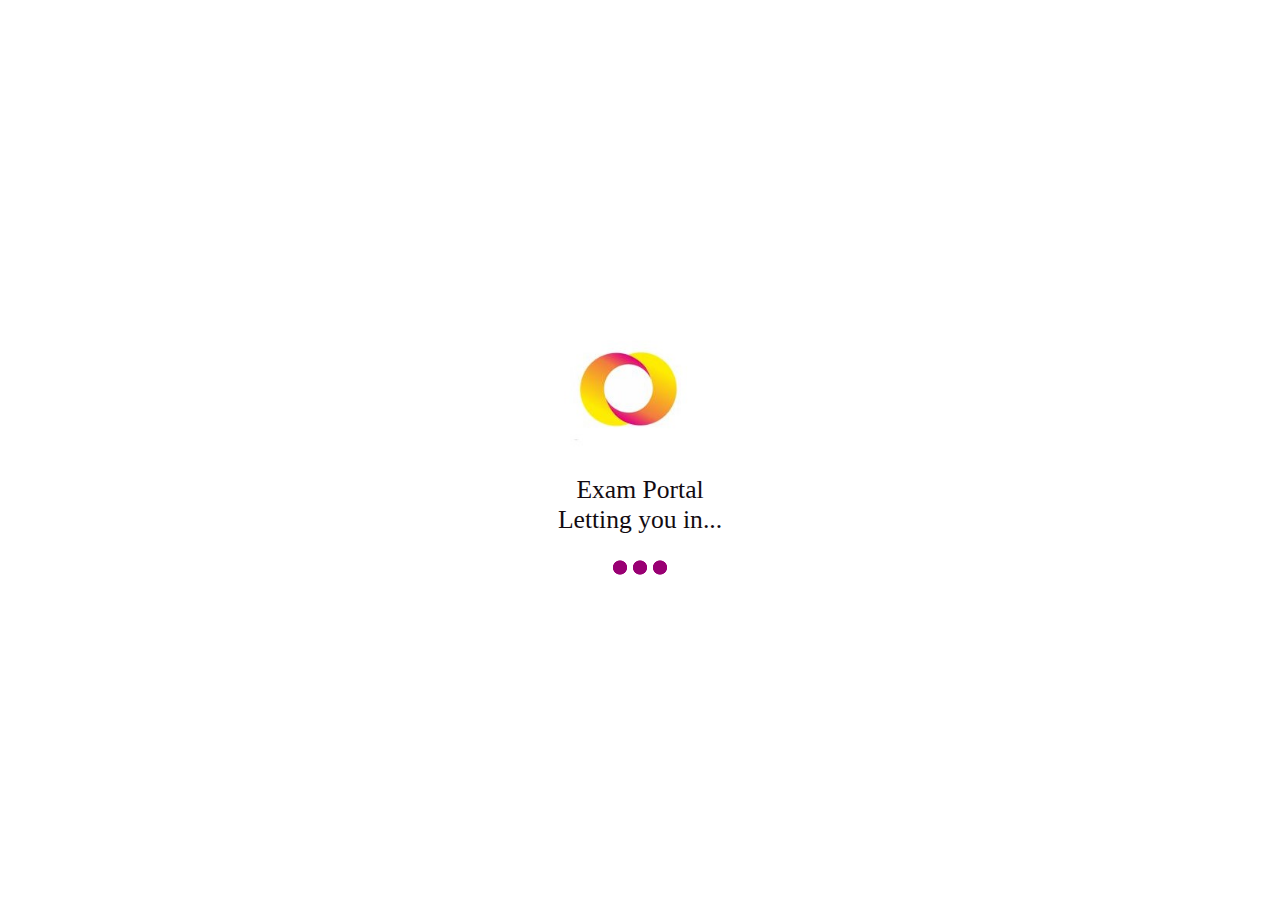
<file: templates/index.html>
<!DOCTYPE html>
<html lang="en">
<head>
    <meta charset="UTF-8">
    <meta http-equiv="X-UA-Compatible" content="IE=edge">
    <meta name="viewport" content="width=device-width, initial-scale=1.0">
    <link rel = "stylesheet" href = "../static/login_style.css">
    <title>Home Page</title>
    <link rel="icon" href="../static/images/Portal.jpg" type="image/x-icon">
</head>
<body>
    <div id="myDiv">
        <div id="logo">
            <img src="../static/images/Portal.jpg" width="180px"/>
        </div>
        <div class="copyright">
			Exam Portal
			<br>
			Letting you in...
        </div>
    <div class="dots-3"></div>
    </div>

    <div id="container" class="container">
		<!-- FORM SECTION -->
		<div class="row">
			<!-- SIGN UP -->
			<div class="col align-items-center flex-col sign-up">
				<div class="form-wrapper align-items-center">
					<div class="form sign-up">
						<div class="input-group">
							<i class='bx bxs-user'></i>
							<input id = "email-signup" type = "email" placeholder = "Email *">
						</div>
						<div class="input-group">
							<i class='bx bx-calendar'></i>
							<input id="dob-signup" type="date" placeholder="Date of Birth *">
						</div>
						<div class="input-group">
							<i class='bx bxs-user'></i>
							<select id="gender-signup">
								<option value="" disabled selected>Gender *</option>
								<option value="Male">Male</option>
								<option value="Female">Female</option>
								<option value="Other">Other</option>
							</select>
						</div>
						<div class="input-group">
							<i class='bx bx-phone'></i>
							<input id="mobile-signup" type="text" placeholder="Mobile Number *">
						</div>												
						<div class="input-group">
							<i class='bx bxs-lock-alt'></i>
							<input id = "password-signup" type = "password" placeholder = "Password *"></input>
						</div>
						<div class="input-group">
							<i class='bx bxs-lock-alt'></i>
							<input id = "confirm-password-signup" type = "password" placeholder = "Confirm Password *"></input>
						</div>
						<button id = "create-acct-btn">Create Account</button>
						<p>
							<span>
								Already have an account?
							</span>
							<b onclick="toggle()" class="pointer">
								Sign in here
							</b>
						</p>
					</div>
				</div>
			</div>
			<!-- END SIGN UP -->
			<!-- SIGN IN -->
			<div class="col align-items-center flex-col sign-in">
				<div class="form-wrapper align-items-center">
					<div class="form sign-in">
						<div class="input-group">
							<i class='bx bxs-user'></i>
							<input id = "email" type = "text" placeholder = "Email &#42;"></input>
						</div>
						<div class="input-group">
							<i class='bx bxs-lock-alt'></i>
							<input id = "password" type = "password" placeholder = "Password &#42;"></input>
						</div>
						<button id = "submit">Submit</button>
						<p>
							<b class="forget-btn pointer">
								Forgot password?
							</b>
						</p>
						<p>
							<span>
								Don't have an account?
							</span>
							<b onclick="toggle()" class="pointer">
								Sign up here
							</b>
						</p>
					</div>
				</div>
				<div class="form-wrapper">
				</div>
			</div>
			<!-- END SIGN IN -->
		</div>
		<!-- END FORM SECTION -->
		<!-- CONTENT SECTION -->
		<div class="row content-row">
			<!-- SIGN IN CONTENT -->
			<div class="col align-items-center flex-col">
				<div class="text sign-in">
					<h2>
						Login to Continue 
					</h2>
				</div>
				<div class="img sign-in">
				</div>
			</div>
			<!-- END SIGN IN CONTENT -->
			<!-- SIGN UP CONTENT -->
			<div class="col align-items-center flex-col">
				<div class="img sign-up">
				</div>
				<div class="text sign-up">
					<h2>
						Sign Up to Continue 
					</h2>
				</div>
			</div>
			<!-- END SIGN UP CONTENT -->
		</div>
		<!-- END CONTENT SECTION -->
	</div>

    <script>

		document.querySelector(".container").classList.add("hidden");
		setTimeout(function(){
			document.getElementById("myDiv").style.display = "none";
			document.querySelector(".container").classList.remove("hidden");
		},5000);
    
		let container = document.getElementById('container')
		toggle = () => {
			container.classList.toggle('sign-in')
			container.classList.toggle('sign-up')
		}
		setTimeout(() => {
			container.classList.add('sign-in')
		}, 5200)
	</script>

</body>
	<script src="https://code.jquery.com/jquery-3.6.0.min.js"></script>
	<script src="../static/login_script.js"></script>
</html>
</file>
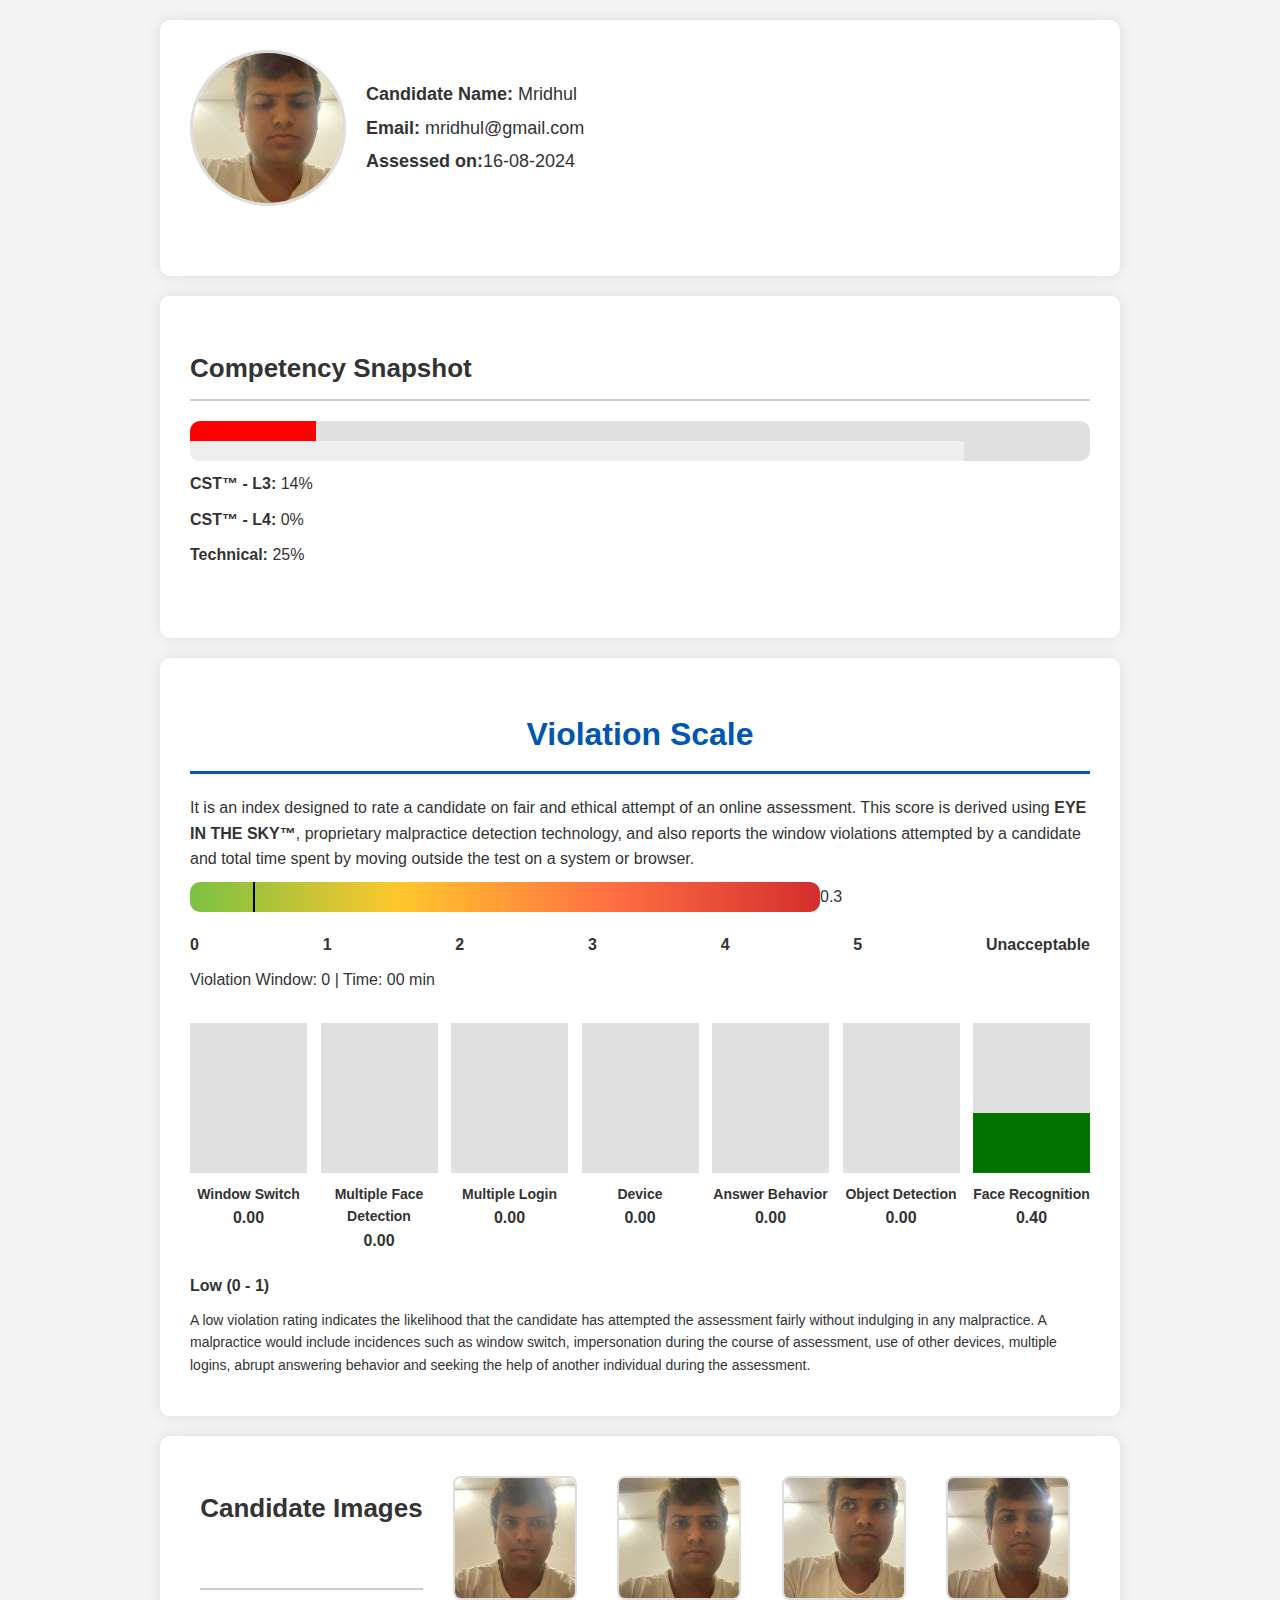
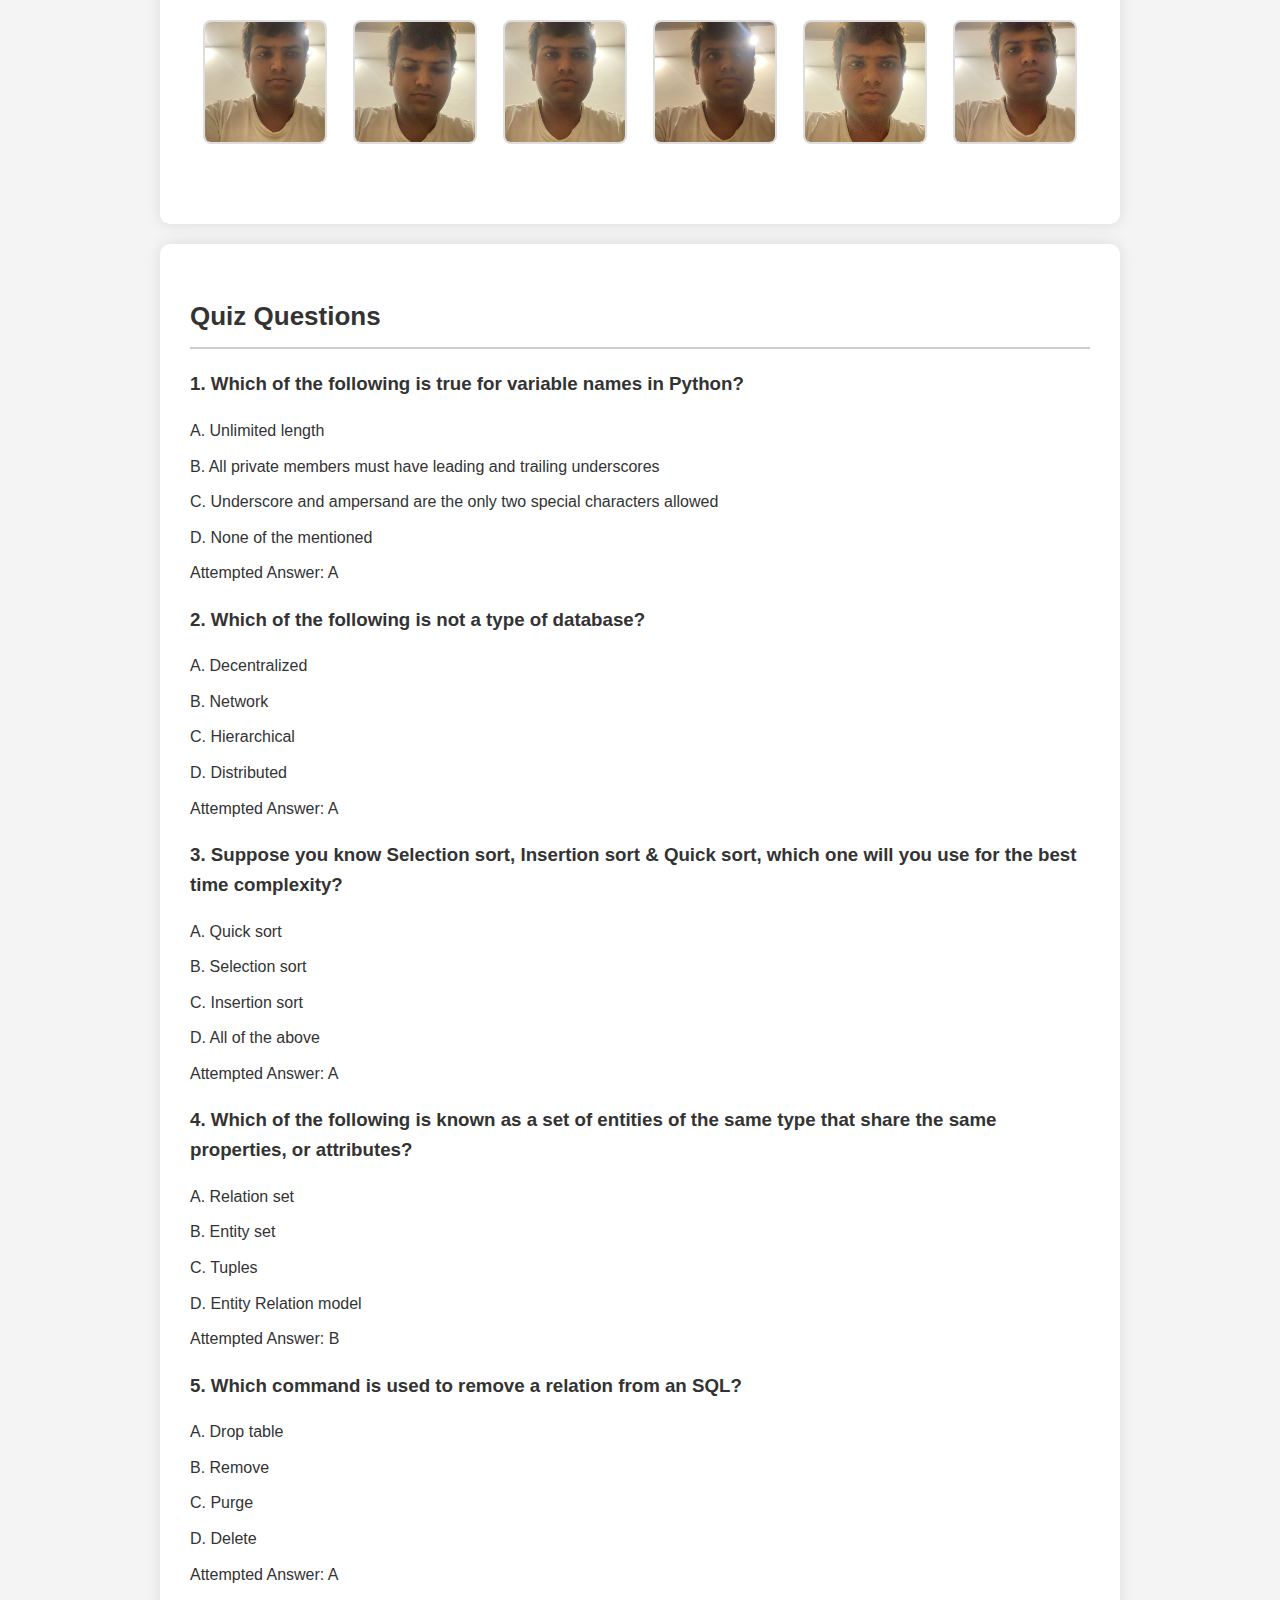
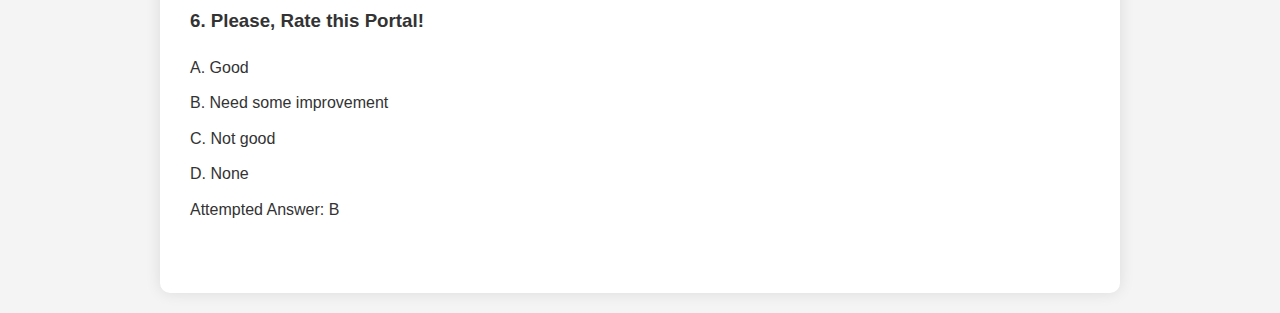
<file: exam/page1.html>
<!DOCTYPE html>
<html lang="en">
<head>
    <meta charset="UTF-8">
    <meta name="viewport" content="width=device-width, initial-scale=1.0">
    <title>Assessment Report - {{Mridhul}}</title>
    <link rel="stylesheet" href="pdf.css">
</head>
<body>
    <div class="container">
        <!-- Candidate's Photo and Details -->
        <div class="header">
            <img src="images/image11.jpg" alt="Candidate Photo">
            <div class="header-details">
                <p><strong>Candidate Name:</strong> Mridhul</p>
                <p><strong>Email:</strong> mridhul@gmail.com</p>
                <p><strong>Assessed on:</strong>16-08-2024</p>
            </div>
        </div>
    </div>

    <div class="page-break"></div>

    <div class="container">
        <!-- Competency Snapshot -->
        <div class="section competency-snapshot">
            <h2>Competency Snapshot</h2>
            <div class="competency-bar">
                <div class="low"></div>
                <div class="empty"></div>
            </div>
            <p><strong>CST™ - L3:</strong> 14%</p>
            <p><strong>CST™ - L4:</strong> 0%</p>
            <p><strong>Technical:</strong> 25%</p>
        </div>
    </div>

    <div class="page-break"></div>

    <div class="container">
        <h1>Violation Scale</h1>
        <p>
            It is an index designed to rate a candidate on fair and ethical attempt of an online assessment. 
            This score is derived using <strong>EYE IN THE SKY™</strong>, proprietary malpractice detection technology, and also reports the window violations attempted by a candidate and total time spent by moving outside the test on a system or browser.
        </p>
        <div class="scale">
            <div class="scale-bar">
                <div class="indicator" style="left: 10%;"></div>
            </div>
            <span>0.3</span>
        </div>
        <div class="scale-labels">
            <span>0</span>
            <span>1</span>
            <span>2</span>
            <span>3</span>
            <span>4</span>
            <span>5</span>
            <span>Unacceptable</span>
        </div>
        <p class="violation-time">Violation Window: 0 | Time: 00 min</p>
        <div class="parameters">
            <div class="parameter">
                <div class="parameter-bar">
                    <div class="fill" style="height: 0%;"></div>
                </div>
                <div class="parameter-label">Window Switch</div>
                <div class="parameter-value">0.00</div>
            </div>
            <div class="parameter">
                <div class="parameter-bar">
                    <div class="fill" style="height: 0%;"></div>
                </div>
                <div class="parameter-label">Multiple Face Detection</div>
                <div class="parameter-value">0.00</div>
            </div>
            <div class="parameter">
                <div class="parameter-bar">
                    <div class="fill" style="height: 0%;"></div>
                </div>
                <div class="parameter-label">Multiple Login</div>
                <div class="parameter-value">0.00</div>
            </div>
            <div class="parameter">
                <div class="parameter-bar">
                    <div class="fill" style="height: 0%;"></div>
                </div>
                <div class="parameter-label">Device</div>
                <div class="parameter-value">0.00</div>
            </div>
            <div class="parameter">
                <div class="parameter-bar">
                    <div class="fill" style="height: 0%;"></div>
                </div>
                <div class="parameter-label">Answer Behavior</div>
                <div class="parameter-value">0.00</div>
            </div>
            <div class="parameter">
                <div class="parameter-bar">
                    <div class="fill" style="height: 0%;"></div>
                </div>
                <div class="parameter-label">Object Detection</div>
                <div class="parameter-value">0.00</div>
            </div>
            <div class="parameter">
                <div class="parameter-bar">
                    <div class="fill" style="height: 40%; background-color: #007300;"></div>
                </div>
                <div class="parameter-label">Face Recognition</div>
                <div class="parameter-value">0.40</div>
            </div>
        </div>
        <div class="violation-info">
            <strong>Low (0 - 1)</strong>
            <p>
                A low violation rating indicates the likelihood that the candidate has attempted the assessment fairly without indulging in any malpractice. A malpractice would include incidences such as window switch, impersonation during the course of assessment, use of other devices, multiple logins, abrupt answering behavior and seeking the help of another individual during the assessment.
            </p>
        </div>
    </div>

    <div class="page-break"></div>

    <div class="container">
        <!-- Candidate Images -->
        <div class="section images">
            <h2>Candidate Images</h2>
            <img src="images/image1.jpg" alt="Image 1">
            <img src="images/image2.jpg" alt="Image 2">
            <img src="images/image3.jpg" alt="Image 3">
            <img src="images/image4.jpg" alt="Image 4">
            <img src="images/image5.jpg" alt="Image 5">
            <img src="images/image6.jpg" alt="Image 6">
            <img src="images/image7.jpg" alt="Image 7">
            <img src="images/image8.jpg" alt="Image 8">
            <img src="images/image9.jpg" alt="Image 9">
            <img src="images/image10.jpg" alt="Image 10">
        </div>
    </div>
    <div class="page-break"></div>

    <div class="container">
        <!-- CST™ - L3 Section -->
        <div class="section cst-l3">
    
            <!-- Quiz Questions -->
            <div class="section quiz-questions">
                <h2>Quiz Questions</h2>
    
                <!-- Question 1 -->
                <div class="question">
                    <h3>1. Which of the following is true for variable names in Python?</h3>
                    <div class="options">
                        <p>A. Unlimited length</p>
                        <p>B. All private members must have leading and trailing underscores</p>
                        <p>C. Underscore and ampersand are the only two special characters allowed</p>
                        <p>D. None of the mentioned</p>
                    </div>
                    <p>Attempted Answer: A</p>
                </div>
    
                <!-- Question 2 -->
                <div class="question">
                    <h3>2. Which of the following is not a type of database?</h3>
                    <div class="options">
                        <p>A. Decentralized</p>
                        <p>B. Network</p>
                        <p>C. Hierarchical</p>
                        <p>D. Distributed</p>
                    </div>
                    <p>Attempted Answer: A</p>
                </div>
    
                <!-- Question 3 -->
                <div class="question">
                    <h3>3. Suppose you know Selection sort, Insertion sort & Quick sort, which one will you use for the best time complexity?</h3>
                    <div class="options">
                        <p>A. Quick sort</p>
                        <p>B. Selection sort</p>
                        <p>C. Insertion sort</p>
                        <p>D. All of the above</p>
                    </div>
                    <p>Attempted Answer: A</p>
                </div>
    
                <!-- Question 4 -->
                <div class="question">
                    <h3>4. Which of the following is known as a set of entities of the same type that share the same properties, or attributes?</h3>
                    <div class="options">
                        <p>A. Relation set</p>
                        <p>B. Entity set</p>
                        <p>C. Tuples</p>
                        <p>D. Entity Relation model</p>
                    </div>
                    <p>Attempted Answer: B</p>
                </div>
    
                <!-- Question 5 -->
                <div class="question">
                    <h3>5. Which command is used to remove a relation from an SQL?</h3>
                    <div class="options">
                        <p>A. Drop table</p>
                        <p>B. Remove</p>
                        <p>C. Purge</p>
                        <p>D. Delete</p>
                    </div>
                    <p>Attempted Answer: A</p>
                </div>
    
                <!-- Question 6 -->
                <div class="question">
                    <h3>6. Please, Rate this Portal!</h3>
                    <div class="options">
                        <p>A. Good</p>
                        <p>B. Need some improvement</p>
                        <p>C. Not good</p>
                        <p>D. None</p>
                    </div>
                    <p>Attempted Answer: B</p>
                </div>
            </div>
        </div>
    </div>
    
    </body>
</html>
</file>
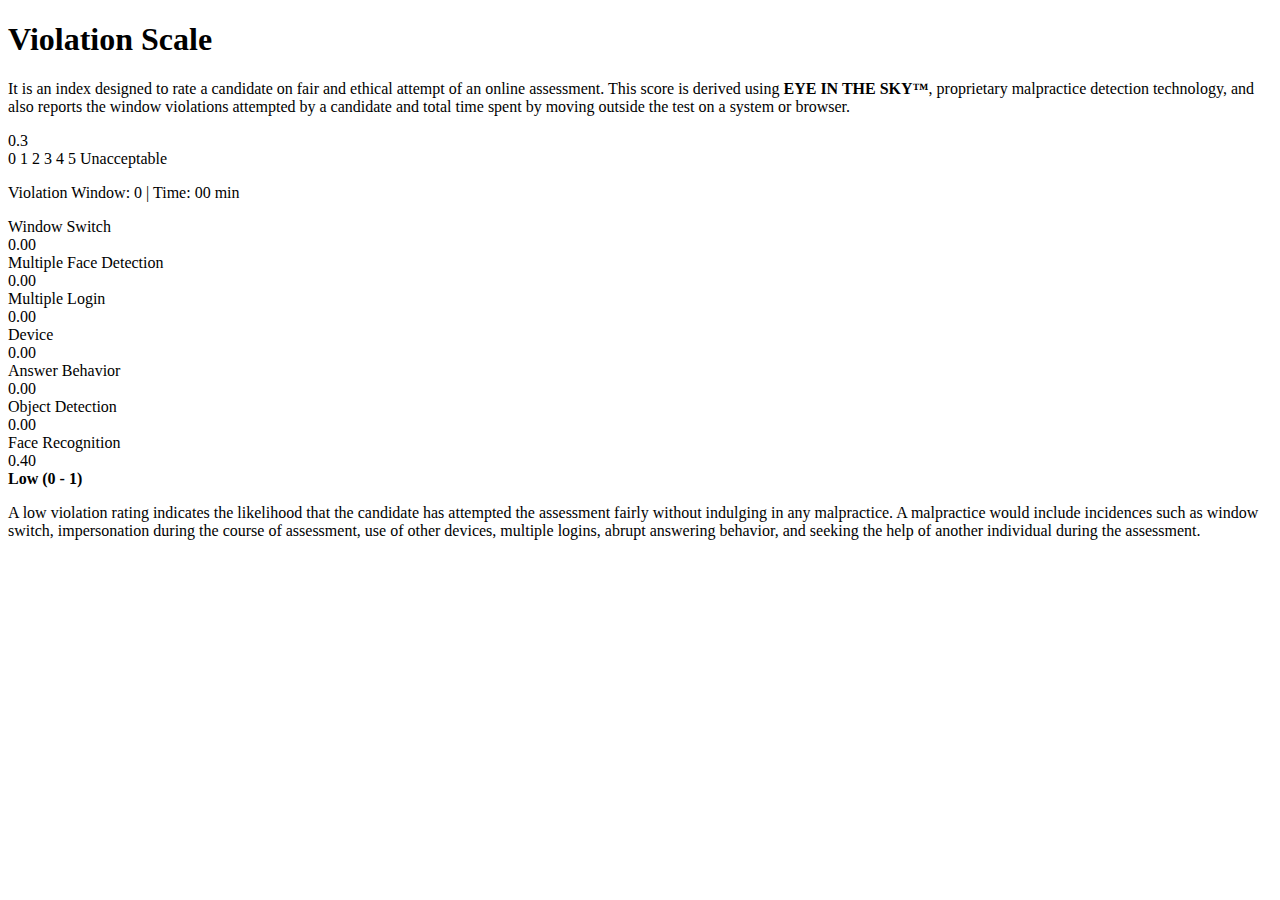
<file: exam/test.html>
<!DOCTYPE html>
<html lang="en">
<head>
    <meta charset="UTF-8">
    <meta name="viewport" content="width=device-width, initial-scale=1.0">
    <title>Violation Scale</title>
    <style>

    </style>
    <script>
        function updateViolationLevel(parameterId, value) {
            const fillElement = document.getElementById(parameterId).querySelector('.fill');
            const valueElement = document.getElementById(parameterId).querySelector('.parameter-value');
            
            fillElement.style.height = value + '%';
            valueElement.textContent = (value / 100).toFixed(2);
        }

        // Example: Update specific parameter violation level
        // You can call this function with the ID of the parameter and the new violation level percentage
        // updateViolationLevel('parameter1', 40); // This would update the first parameter to 40%
    </script>
</head>
<body>
    <div class="container">
        <h1>Violation Scale</h1>
        <p>
            It is an index designed to rate a candidate on fair and ethical attempt of an online assessment. 
            This score is derived using <strong>EYE IN THE SKY™</strong>, proprietary malpractice detection technology, and also reports the window violations attempted by a candidate and total time spent by moving outside the test on a system or browser.
        </p>
        <div class="scale">
            <div class="scale-bar">
                <div class="indicator" style="left: 10%;"></div>
            </div>
            <span>0.3</span>
        </div>
        <div class="scale-labels">
            <span>0</span>
            <span>1</span>
            <span>2</span>
            <span>3</span>
            <span>4</span>
            <span>5</span>
            <span>Unacceptable</span>
        </div>
        <p class="violation-time">Violation Window: 0 | Time: 00 min</p>
        <div class="parameters">
            <div class="parameter" id="parameter1">
                <div class="parameter-bar">
                    <div class="fill" style="height: 0%;"></div>
                </div>
                <div class="parameter-label">Window Switch</div>
                <div class="parameter-value">0.00</div>
            </div>
            <div class="parameter" id="parameter2">
                <div class="parameter-bar">
                    <div class="fill" style="height: 0%;"></div>
                </div>
                <div class="parameter-label">Multiple Face Detection</div>
                <div class="parameter-value">0.00</div>
            </div>
            <div class="parameter" id="parameter3">
                <div class="parameter-bar">
                    <div class="fill" style="height: 0%;"></div>
                </div>
                <div class="parameter-label">Multiple Login</div>
                <div class="parameter-value">0.00</div>
            </div>
            <div class="parameter" id="parameter4">
                <div class="parameter-bar">
                    <div class="fill" style="height: 0%;"></div>
                </div>
                <div class="parameter-label">Device</div>
                <div class="parameter-value">0.00</div>
            </div>
            <div class="parameter" id="parameter5">
                <div class="parameter-bar">
                    <div class="fill" style="height: 0%;"></div>
                </div>
                <div class="parameter-label">Answer Behavior</div>
                <div class="parameter-value">0.00</div>
            </div>
            <div class="parameter" id="parameter6">
                <div class="parameter-bar">
                    <div class="fill" style="height: 0%;"></div>
                </div>      
                <div class="parameter-label">Object Detection</div>
                <div class="parameter-value">0.00</div> 
            </div>
            <div class="parameter" id="parameter7">
                <div class="parameter-bar">
                    <div class="fill" style="height: 40%; background-color: #007300;"></div>
                </div>
                <div class="parameter-label">Face Recognition</div>
                <div class="parameter-value">0.40</div>
            </div>
        </div>
        <div class="violation-info">
            <strong>Low (0 - 1)</strong>
            <p>
                A low violation rating indicates the likelihood that the candidate has attempted the assessment fairly without indulging in any malpractice. A malpractice would include incidences such as window switch, impersonation during the course of assessment, use of other devices, multiple logins, abrupt answering behavior, and seeking the help of another individual during the assessment.
            </p>
        </div>
    </div>
</body>
</html>
</file>
<file: static/login_style.css>
:root {
    --primary-color: rgb(101, 105, 38);
    --secondary-color: #990073;
    --black: #000000;
    --white: #ffffff;
    --gray: #efefef;
    --gray-2: #757575;
  }
  
  @import url("https://fonts.googleapis.com/css2?family=Poppins:wght@200;300;400;500;600&display=swap");
  
  * {
    font-family: "Poppins", sans-serif;
    margin: 0;
    padding: 0;
    box-sizing: border-box;
  }
  
  html,
  body {
    height: 100vh;
    overflow: hidden;
  }
  
  .container {
    position: relative;
    min-height: 100vh;
    overflow: hidden;
  }
  
  .row {
    display: flex;
    flex-wrap: wrap;
    height: 100vh;
  }
  
  .col {
    width: 50%;
  }
  
  .align-items-center {
    display: flex;
    align-items: center;
    justify-content: center;
    text-align: center;
  }
  
  .form-wrapper {
    width: 100%;
    max-width: 28rem;
  }
  
  .form {
    padding: 1rem;
    background-color: var(--white);
    border-radius: 1.5rem;
    width: 100%;
    box-shadow: rgba(0, 0, 0, 0.35) 0px 5px 15px;
    transform: scale(0);
    transition: 0.5s ease-in-out;
    transition-delay: 1s;
  }
  
  .input-group {
    position: relative;
    width: 100%;
    margin: 1rem 0;
  }
  
  .input-group i {
    position: absolute;
    top: 50%;
    left: 1rem;
    transform: translateY(-50%);
    font-size: 1.4rem;
    color: var(--gray-2);
  }
  
  .input-group input {
    width: 100%;
    padding: 1rem 3rem;
    font-size: 1rem;
    background-color: var(--gray);
    border-radius: 0.5rem;
    border: 0.125rem solid var(--white);
    outline: none;
  }
  
  .input-group input:focus {
    border: 0.125rem solid black;
  }
  
  .form button {
    cursor: pointer;
    width: 100%;
    padding: 0.6rem 0;
    border-radius: 0.5rem;
    border: none;
    background-color: var(--primary-color);
    color: var(--white);
    font-size: 1.2rem;
    outline: none;
  }
  
  /* input::placeholder {
    color: red;
  } */
  
  .form p {
    margin: 1rem 0;
    font-size: 0.7rem;
  }
  
  .flex-col {
    flex-direction: column;
  }
  
  .social-list {
    margin: 2rem 0;
    padding: 1rem;
    border-radius: 1.5rem;
    width: 100%;
    box-shadow: rgba(0, 0, 0, 0.35) 0px 5px 15px;
    transform: scale(0);
    transition: 0.5s ease-in-out;
    transition-delay: 1.2s;
  }
  
  .social-list > div {
    color: var(--white);
    margin: 0 0.5rem;
    padding: 0.7rem;
    cursor: pointer;
    border-radius: 0.5rem;
    cursor: pointer;
    transform: scale(0);
    transition: 0.5s ease-in-out;
  }
  
  .social-list > div:nth-child(1) {
    transition-delay: 1.4s;
  }
  
  .social-list > div:nth-child(2) {
    transition-delay: 1.6s;
  }
  
  .social-list > div:nth-child(3) {
    transition-delay: 1.8s;
  }
  
  .social-list > div:nth-child(4) {
    transition-delay: 2s;
  }
  
  .social-list > div > i {
    font-size: 1.5rem;
    transition: 0.4s ease-in-out;
  }
  
  .social-list > div:hover i {
    transform: scale(1.5);
  }
  
  .facebook-bg {
    background-color: var(--facebook-color);
  }
  
  .google-bg {
    background-color: var(--google-color);
  }
  
  .twitter-bg {
    background-color: var(--twitter-color);
  }
  
  .insta-bg {
    background-color: var(--insta-color);
  }
  
  .pointer {
    cursor: pointer;
  }
  
  .pointer:hover {
    color: #990073;
  }
  
  .container.sign-in .form.sign-in,
  .container.sign-in .social-list.sign-in,
  .container.sign-in .social-list.sign-in > div,
  .container.sign-up .form.sign-up,
  .container.sign-up .social-list.sign-up,
  .container.sign-up .social-list.sign-up > div {
    transform: scale(1);
  }
  
  .content-row {
    position: absolute;
    top: 0;
    left: 0;
    pointer-events: none;
    z-index: 6;
    width: 100%;
  }
  
  .text {
    margin: 4rem;
    color: var(--white);
  }
  
  .text h2 {
    font-size: 3.5rem;
    font-weight: 800;
    margin: 2rem 0;
    transition: 1s ease-in-out;
  }
  
  .text p {
    font-weight: 600;
    transition: 1s ease-in-out;
    transition-delay: 0.2s;
  }
  
  .img img {
    width: 30vw;
    transition: 1s ease-in-out;
    transition-delay: 0.4s;
  }
  
  .text.sign-in h2,
  .text.sign-in p,
  .img.sign-in img {
    transform: translateX(-250%);
  }
  
  .text.sign-up h2,
  .text.sign-up p,
  .img.sign-up img {
    transform: translateX(250%);
  }
  
  .container.sign-in .text.sign-in h2,
  .container.sign-in .text.sign-in p,
  .container.sign-in .img.sign-in img,
  .container.sign-up .text.sign-up h2,
  .container.sign-up .text.sign-up p,
  .container.sign-up .img.sign-up img {
    transform: translateX(0);
  }
  
  /* BACKGROUND */
  
  .container::before {
    content: "";
    position: absolute;
    top: 0;
    right: 0;
    height: 100vh;
    width: 300vw;
    transform: translate(35%, 0);
    background-image: linear-gradient(
      -45deg,
      var(--primary-color) 0%,
      var(--secondary-color) 100%
    );
    transition: 1s ease-in-out;
    z-index: 6;
    box-shadow: rgba(0, 0, 0, 0.35) 0px 5px 15px;
    border-bottom-right-radius: max(50vw, 50vh);
    border-top-left-radius: max(50vw, 50vh);
  }
  
  .container.sign-in::before {
    transform: translate(0, 0);
    right: 50%;
  }
  
  .container.sign-up::before {
    transform: translate(100%, 0);
    right: 50%;
  }
  
  /* RESPONSIVE */
  
  @media only screen and (max-width: 425px) {
    .container::before,
    .container.sign-in::before,
    .container.sign-up::before {
      height: 100vh;
      border-bottom-right-radius: 0;
      border-top-left-radius: 0;
      z-index: 0;
      transform: none;
      right: 0;
    }
  
    /* .container.sign-in .col.sign-up {
        transform: translateY(100%);
    } */
  
    .container.sign-in .col.sign-in,
    .container.sign-up .col.sign-up {
      transform: translateY(0);
    }
  
    .content-row {
      align-items: flex-start !important;
    }
  
    .content-row .col {
      transform: translateY(0);
      background-color: unset;
    }
  
    .col {
      width: 100%;
      position: absolute;
      padding: 2rem;
      background-color: var(--white);
      border-top-left-radius: 2rem;
      border-top-right-radius: 2rem;
      transform: translateY(100%);
      transition: 1s ease-in-out;
    }
  
    .row {
      align-items: flex-end;
      justify-content: flex-end;
    }
  
    .form,
    .social-list {
      box-shadow: none;
      margin: 0;
      padding: 0;
    }
  
    .text {
      margin: 0;
    }
  
    .text p {
      display: none;
    }
  
    .text h2 {
      margin: 0.5rem;
      font-size: 2rem;
    }
  }
  
  .footer {
    position: fixed;
    bottom: 0;
    width: 100%;
    text-align: right;
    margin-right: 2px;
  }
  
  .hidden {
    display: none;
  }
  
  #myDiv {
    display: flex;
    flex-direction: column;
    flex-wrap: wrap;
    align-content: center;
    justify-content: center;
    height: 100%;
  }
  
  #logo {
    align-self: center;
    width: 200px;
    justify-content: center;
    /* margin-top: 20px; */
  }
  
  .copyright {
    font-family: HiraMinPro-W3-83pv-RKSJ-H;
    text-align: center;
    color: #130b11;
    font-size: 1.6rem;
    margin-bottom: 18px;
  }
  
  .portfolio-link {
    font-family: HiraMinPro-W3-83pv-RKSJ-H;
    color: #000000;
    text-decoration: none;
  }
  
  .portfolio-link:hover::after {
    content: "Click for more details";
    /* color: #990073; */
  }
  
  .dots-3 {
    width: 60px;
    aspect-ratio: 2;
    --_g: no-repeat
      radial-gradient(circle closest-side, #990073 90%, rgba(255, 255, 255, 0));
    background: var(--_g) 0% 50%, var(--_g) 50% 50%, var(--_g) 100% 50%;
    background-size: calc(100% / 3) 50%;
    animation: d3 1s infinite linear;
  }
  @keyframes d3 {
    20% {
      background-position: 0% 0%, 50% 50%, 100% 50%;
    }
    40% {
      background-position: 0% 100%, 50% 0%, 100% 50%;
    }
    60% {
      background-position: 0% 50%, 50% 100%, 100% 0%;
    }
    80% {
      background-position: 0% 50%, 50% 50%, 100% 100%;
    }
  }
  
  .dots-3 {
    /* display: inline-block; */
    /* gap: 10px; */
    align-self: center;
  }
</file>
<file: exam/pdf.css>
body {
    font-family: 'Arial', sans-serif;
    color: #333;
    line-height: 1.6;
    margin: 0;
    padding: 0;
    background-color: #f4f4f4;
}

.container {
    max-width: 900px;
    margin: 20px auto;
    background: #fff;
    padding: 30px;
    box-shadow: 0 0 15px rgba(0, 0, 0, 0.1);
    border-radius: 10px;
}

.header {
    display: flex;
    align-items: center;
    margin-bottom: 40px;
}

.header img {
    width: 150px;
    height: 150px;
    border-radius: 50%;
    object-fit: cover;
    margin-right: 20px;
    border: 3px solid #ddd;
}

.header-details {
    font-size: 18px;
}

.header-details p {
    margin: 5px 0;
}

h1 {
    font-size: 32px;
    text-align: center;
    color: #0056b3;
    border-bottom: 3px solid #0056b3;
    padding-bottom: 10px;
}

h2 {
    font-size: 26px;
    color: #333;
    border-bottom: 2px solid #ccc;
    padding-bottom: 10px;
    margin-bottom: 20px;
}

.section {
    margin-bottom: 40px;
}

p {
    margin: 10px 0;
}

.table {
    width: 100%;
    border-collapse: collapse;
    margin-bottom: 20px;
}

.table th, .table td {
    border: 1px solid #ddd;
    padding: 12px;
    text-align: center;
}

.table th {
    background-color: #f5f5f5;
    color: #333;
}

.competency-bar {
    width: 100%;
    background-color: #e0e0e0;
    border-radius: 10px;
    overflow: hidden;
    margin-bottom: 10px;
}

.competency-bar div {
    height: 20px;
}

.low { 
    width: 14%; 
    background-color: red; 
}

.empty { 
    width: 86%; 
    background-color: #eee; 
}

.overall-result {
    text-align: center;
    font-size: 24px;
    font-weight: bold;
    color: red;
    margin-bottom: 40px;
}

.images {
    display: flex;
    flex-wrap: wrap;
    justify-content: space-around;
}

.images img {
    width: 120px;
    height: 120px;
    margin: 10px;
    border: 2px solid #ddd;
    border-radius: 8px;
    object-fit: cover;
    transition: transform 0.3s ease-in-out;
}

.images img:hover {
    transform: scale(1.05);
    border-color: #0056b3;
}

.preformatted {
    background-color: #f9f9f9;
    padding: 15px;
    border: 1px solid #ddd;
    border-radius: 8px;
    overflow-x: auto;
    white-space: pre-wrap;
    font-family: 'Courier New', monospace;
    font-size: 14px;
}

a {
    color: #0056b3;
    text-decoration: none;
}

a:hover {
    text-decoration: underline;
}

.scale {
    display: flex;
    align-items: center;
    margin-bottom: 20px;
}

.scale-bar {
    position: relative;
    height: 30px;
    background: linear-gradient(to right, #7AC142, #FFC72C, #FF6F43, #D32E2D);
    width: 70%;
    border-radius: 10px;
    overflow: hidden;
}

.indicator {
    position: absolute;
    top: -10px;
    height: 50px;
    width: 2px;
    background-color: black;
    left: 10%;
}

.scale-labels {
    display: flex;
    justify-content: space-between;
    font-weight: bold;
    margin-top: 5px;
}

.parameters {
    display: flex;
    justify-content: space-between;
    margin-top: 30px;
}

.parameter {
    text-align: center;
    width: 13%;
}

.parameter-bar {
    width: 100%;
    height: 150px;
    background-color: #E0E0E0;
    position: relative;
    margin-bottom: 10px;
}

.parameter-bar .fill {
    position: absolute;
    bottom: 0;
    width: 100%;
    background-color: #008000;
}

.parameter-label {
    font-size: 14px;
    font-weight: bold;
    margin-top: 5px;
}

.parameter-value {
    font-size: 16px;
    font-weight: bold;
}

.violation-info {
    margin-top: 20px;
    font-size: 14px;
}

.violation-info strong {
    font-size: 16px;
}

/* Page Breaks */
@media print {
    .page-break {
        page-break-before: always;
    }
}
</file>
